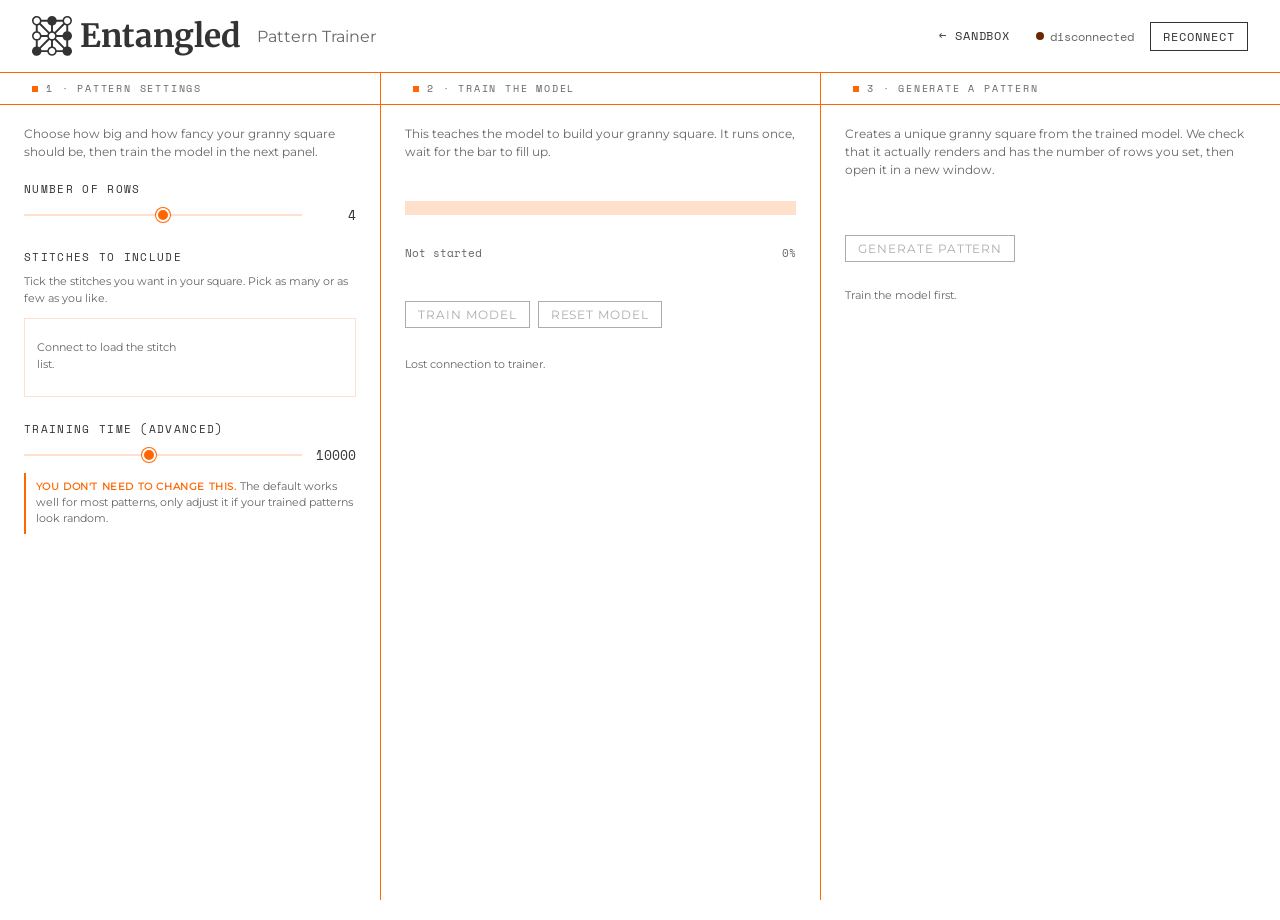
<file: src/train_simplified.html>
<!DOCTYPE html>
<html lang="en">

<head>
  <meta charset="utf-8">
  <title>Entangled — Easy Pattern Trainer</title>
  <meta name="viewport" content="width=device-width,initial-scale=1">
  <link rel="stylesheet" href="./style.css">
  <link rel="stylesheet" href="./train.css">
  <link rel="stylesheet" href="./train_simplified.css">
  <link rel="icon" type="image/svg+xml" href="./assets/fav_icon.svg">

</head>

<body>

  <header class="header">
    <div class="brand">
      <img class="brand__logo" src="./assets/logo.svg" alt="Crochet Sandbox logo">
      <h1 class="brand__title">Entangled</h1>
      <span class="brand__tag">Pattern Trainer</span>
    </div>
    <div class="controls">
      <a class="controls__link" href="./sandbox.html" title="Back to sandbox">← Sandbox</a>
      <span class="controls__status">
        <span class="controls__dot" id="status-dot"></span>
        <span id="status-text">connecting…</span>
      </span>
      <button class="controls__button" id="reconnect-btn" type="button"
              title="Reconnect to trainer">Reconnect</button>
    </div>
  </header>

  <input type="hidden" id="ws-url" value="ws://127.0.0.1:8765">

  <main class="trainer">

    <section class="trainer__pane">
      <div class="pane__header">
        <span class="pane__label"><span class="pane__marker"></span>1 · Pattern settings</span>
      </div>

      <div class="config">
        <p class="easy__intro">
          Choose how big and how fancy your granny square should be, then train
          the model in the next panel.
        </p>

        <div class="config__group">
          <label class="config__label" for="rows">Number of rows</label>
          <div class="config__row">
            <input class="config__range" type="range" id="rows" min="2" max="6" value="4" step="1">
            <output class="config__value" id="rows-val">4</output>
          </div>
        </div>

        <div class="config__group">
          <label class="config__label" for="stitch-menu">Stitches to include</label>
          <p class="config__advanced-note" style="margin-top:0">Tick the stitches you want in your square. Pick as many or as few as you like.</p>
          <div class="config__stitches" id="stitch-menu">
            <p class="config__advanced-note" id="stitch-empty">Connect to load the stitch list.</p>
          </div>
        </div>

        <div class="config__group">
          <label class="config__label" for="timesteps">Training time (advanced)</label>
          <div class="config__row">
            <input class="config__range" type="range" id="timesteps" min="2000" max="20000" value="10000" step="1000">
            <output class="config__value" id="timesteps-val">10000</output>
          </div>
          <span class="easy__locknote">
            <strong>You don't need to change this.</strong>
            The default works well for most patterns, only adjust it if your
            trained patterns look random.
          </span>
        </div>
      </div>
    </section>

    <section class="trainer__pane">
      <div class="pane__header">
        <span class="pane__label"><span class="pane__marker"></span>2 · Train the model</span>
      </div>

      <div class="progress">
        <p class="easy__intro">
          This teaches the model to build your granny square. It runs once,
          wait for the bar to fill up.
        </p>

        <div class="progress__bar easy__bar">
          <div class="progress__bar-fill" id="progress-fill"></div>
        </div>
        <div class="easy__bar-meta">
          <span id="progress-label">Not started</span>
          <span id="progress-pct">0%</span>
        </div>

        <div class="config__actions easy__actions">
          <button class="controls__button" id="train-btn" disabled>Train model</button>
          <button class="controls__button" id="reset-btn" disabled>Reset model</button>
        </div>
        <span class="easy__hint" id="train-hint">Connecting to trainer…</span>
      </div>
    </section>

    <section class="trainer__pane">
      <div class="pane__header">
        <span class="pane__label"><span class="pane__marker"></span>3 · Generate a pattern</span>
      </div>

      <div class="generate">
        <p class="easy__intro">
          Creates a unique granny square from the trained model. We check that
          it actually renders and has the number of rows you set, then open it
          in a new window.
        </p>

        <div class="generate__actions easy__actions">
          <button class="controls__button" id="generate-btn" disabled>Generate pattern</button>
        </div>
        <span class="easy__hint" id="generate-hint">Train the model first.</span>
      </div>
    </section>

  </main>

  <script src="./translator.js"></script>
  <script src="./trainer_simplified.js"></script>

</body>

</html>
</file>
<file: src/style.css>
/* ===========================================================================
   style.css — shared styles loaded by both index.html (sandbox) and
   train.html (trainer).

   Contains: design tokens, fonts, reset, and the blocks that appear on
   every page: .header, .brand, .controls, .splash, plus the pane-header
   scaffolding (.pane__header, .pane__marker, .pane__label, .pane__counter)
   that both pages reuse.

   Sandbox-only layout (workspace grid, editor textarea, translation pane,
   SVG canvas, error toast) lives in sandbox.css.
   Trainer-only layout lives in train.css.
   =========================================================================== */

@font-face {
  font-family: "Merriweather";
  font-style: normal;
  font-weight: 700;
  font-display: swap;
  src: url("./fonts/Merriweather.ttf") format("truetype");
}

@font-face {
  font-family: "Montserrat";
  font-style: normal;
  font-weight: 400;
  font-display: swap;
  src: url("./fonts/Montserrat.ttf") format("truetype");
}

@font-face {
  font-family: "Space Mono";
  font-style: normal;
  font-weight: 400;
  font-display: swap;
  src: url("./fonts/SpaceMono-Regular.ttf") format("truetype");
}


:root {
  --paper: #fff;
  --paper-edge: #ffe0cc;
  --ink: #333;
  --ink-soft: #666;
  --rule: #f60;
  --accent: #f60;
  --error: #662900;
  --status-ok: #f60;
}

* {
  box-sizing: border-box;
}

html,
body {
  margin: 0;
  height: 100%;
  background: var(--paper);
  color: var(--ink);
  font-family: "Montserrat", Georgia, serif;
  overflow: hidden;
}


/* ===========================================================================
   Block: header
   =========================================================================== */
.header {
  position: relative;
  z-index: 2;
  display: flex;
  align-items: baseline;
  justify-content: space-between;
  padding: 1rem 2rem;
  border-bottom: 1px solid var(--rule);
  background: var(--paper);
}

/* ===========================================================================
   Block: brand
   =========================================================================== */
.brand {
  display: flex;
  align-items: baseline;
  gap: 0.5rem;
}

.brand__title {
  margin: 0;
  font-family: "Merriweather", serif;
  font-weight: 700;
  font-size: 2rem;
}

.brand__logo {
  height: 2.5rem;
  display: block;
  align-self: center;
}

.brand__amp {
  color: var(--accent);
  font-style: italic;
  font-weight: 500;
}

.brand__tag {
  font-family: "Montserrat", sans-serif;
  font-size: 1rem;
  color: var(--ink-soft);
  padding-left: 0.5rem;
  align-self: center;
  /* text-transform: uppercase; */
  /* letter-spacing: 0.12em; */
}

/* ===========================================================================
   Block: controls
   =========================================================================== */
.controls {
  display: flex;
  align-items: center;
  gap: 16px;
  font-family: "Space Mono", monospace;
  font-size: 12px;
  color: var(--ink-soft);
  align-self: center;
}

.controls__button {
  font-family: inherit;
  font-size: 12px;
  background: transparent;
  color: var(--ink);
  border: 1px solid var(--ink);
  padding: 5px 12px;
  cursor: pointer;
  text-transform: uppercase;
  letter-spacing: 0.08em;
  transition:
    background 0.15s,
    color 0.15s;
}

.controls__button:hover {
  background: var(--ink);
  color: var(--paper);
}

.controls__link {
  font-family: inherit;
  font-size: 12px;
  color: var(--ink);
  text-decoration: none;
  text-transform: uppercase;
  letter-spacing: 0.08em;
  padding: 5px 10px;
  border-bottom: 1px solid transparent;
  transition: border-color 0.15s, color 0.15s;
}

.controls__link:hover {
  color: var(--accent);
  border-bottom-color: var(--accent);
}

.controls__status {
  display: inline-flex;
  align-items: center;
  gap: 6px;
  min-width: 90px;
}

.controls__dot {
  width: 8px;
  height: 8px;
  border-radius: 50%;
  background: var(--ink-soft);
  transition: background 0.2s;
}

.controls__dot--ok {
  background: var(--status-ok);
}

.controls__dot--err {
  background: var(--error);
}

.controls__dot--busy {
  background: var(--accent);
  animation: pulse 1s infinite;
}

@keyframes pulse {
  50% {
    opacity: 0.3;
  }
}

/* ===========================================================================
   Block: pane header (shared scaffolding)
   The pane container itself and its layout (split halves, etc.) live in the
   per-page stylesheet. These header rules are reused by both pages.
   =========================================================================== */
.pane__header {
  font-family: "Space Mono", monospace;
  font-size: 10px;
  text-transform: uppercase;
  letter-spacing: 0.18em;
  color: var(--ink-soft);
  padding: 0.5rem 2rem;
  border-bottom: 1px solid var(--rule);
  display: flex;
  justify-content: space-between;
  align-items: center;
}

.pane__marker {
  display: inline-block;
  width: 6px;
  height: 6px;
  background: var(--accent);
  margin-right: 8px;
  vertical-align: middle;
}

.pane__label {
  display: inline-flex;
  align-items: center;
}

.pane__counter {
  /* right-aligned count text in the pane header */
}

/* ===========================================================================
   Block: splash (loading screen)
   =========================================================================== */
.splash {
  position: fixed;
  inset: 0;
  background: var(--paper);
  z-index: 100;
  display: flex;
  align-items: center;
  justify-content: center;
  flex-direction: column;
  gap: 10px;
  font-family: "Space Mono", monospace;
  font-size: 12px;
  color: var(--ink-soft);
  text-transform: uppercase;
  letter-spacing: 0.18em;
  transition: opacity 0.4s;
}

.splash__spinner {
  width: 36px;
  height: 36px;
  border: 2px solid var(--ink);
  border-bottom-color: var(--accent);
  border-radius: 50%;
  animation: spin 0.9s linear infinite;
}

.splash__label {
  /* the "Casting on…" text */
}

@keyframes spin {
  to {
    transform: rotate(360deg);
  }
}

.splash--hidden {
  opacity: 0;
  pointer-events: none;
}


/* ===========================================================================
   Responsive header / nav bar (shared by both pages).

   Desktop keeps the roomy 1rem 2rem header. As the viewport narrows we let
   the controls wrap under the brand, tighten padding, and step the logo +
   title down so the nav never overflows or crowds on a phone.
   =========================================================================== */
@media (max-width: 860px) {
  .header {
    flex-wrap: wrap;
    align-items: center;
    gap: 0.5rem 1rem;
    padding: 0.85rem 1.25rem;
  }

  .brand {
    align-items: center;
  }

  .brand__logo {
    height: 2rem;            /* slightly smaller logo */
  }

  .brand__title {
    font-size: 1.6rem;
  }

  .controls {
    flex-wrap: wrap;
    gap: 10px 14px;
  }
}

@media (max-width: 600px) {
  .header {
    padding: 0.7rem 1rem;
  }

  .brand {
    gap: 0.4rem;
  }

  .brand__logo {
    height: 1.75rem;         /* smaller again on phones */
  }

  .brand__title {
    font-size: 1.4rem;
  }

  .brand__tag {
    font-size: 0.85rem;
    padding-left: 0.35rem;
  }

  .pane__header {
    padding: 0.5rem 1rem;
  }
}
</file>
<file: src/train.css>
/* ===========================================================================
   train.css — styles for the RL pattern trainer page.

   Reuses tokens from style.css (--paper, --ink, --accent, etc.) and the
   existing block names (.header, .brand, .controls, .pane__*, .editor) so
   the page feels like a sibling of the sandbox rather than a stranger.
   =========================================================================== */

/* WebSocket URL input in the header — small, monospace, unobtrusive. */
.controls__ws {
  display: inline-flex;
  align-items: center;
  gap: 6px;
  font-family: "Space Mono", monospace;
  font-size: 11px;
  color: var(--ink-soft);
}

.controls__ws-label {
  text-transform: uppercase;
  letter-spacing: 0.08em;
}

.controls__ws-input {
  font-family: "Space Mono", monospace;
  font-size: 11px;
  color: var(--ink);
  background: transparent;
  border: none;
  border-bottom: 1px solid var(--paper-edge);
  padding: 2px 4px;
  width: 160px;
  outline: none;
}

.controls__ws-input:focus {
  border-bottom-color: var(--accent);
}

/* The trainer layout is a three-pane grid (config | progress | generate),
   each pane scrolls independently. Below the workspace breakpoint the panes
   stack vertically. */
.trainer {
  position: relative;
  z-index: 1;
  display: grid;
  grid-template-columns: minmax(320px, 380px) minmax(420px, 1fr) minmax(360px, 460px);
  height: calc(100% - 53px);
}

.trainer__pane {
  position: relative;
  display: flex;
  flex-direction: column;
  min-width: 0;
  min-height: 0;
  overflow: hidden;
}

.trainer__pane + .trainer__pane {
  border-left: 1px solid var(--rule);
}

/* ===========================================================================
   Block: config (left pane content)
   =========================================================================== */
.config {
  padding: 1.25rem 1.5rem;
  overflow-y: auto;
  flex: 1;
  font-size: 13px;
}

.config__group {
  margin-bottom: 1.5rem;
}

.config__label {
  display: block;
  font-family: "Space Mono", monospace;
  font-size: 11px;
  text-transform: uppercase;
  letter-spacing: 0.12em;
  color: var(--ink);
  margin-bottom: 0.5rem;
}

.config__hint {
  display: block;
  font-family: "Montserrat", sans-serif;
  font-size: 11px;
  text-transform: none;
  letter-spacing: normal;
  color: var(--ink-soft);
  font-weight: normal;
  margin-top: 0.35rem;
  line-height: 1.45;
}

.config__row {
  display: flex;
  align-items: center;
  gap: 12px;
}

.config__range {
  flex: 1;
  -webkit-appearance: none;
  appearance: none;
  height: 2px;
  background: var(--paper-edge);
  outline: none;
  margin: 0;
}

.config__range::-webkit-slider-thumb {
  -webkit-appearance: none;
  appearance: none;
  width: 14px;
  height: 14px;
  border-radius: 50%;
  background: var(--accent);
  cursor: pointer;
  border: 2px solid var(--paper);
  box-shadow: 0 0 0 1px var(--accent);
}

.config__range::-moz-range-thumb {
  width: 14px;
  height: 14px;
  border-radius: 50%;
  background: var(--accent);
  cursor: pointer;
  border: 2px solid var(--paper);
  box-shadow: 0 0 0 1px var(--accent);
}

.config__value {
  font-family: "Space Mono", monospace;
  font-size: 13px;
  color: var(--ink);
  min-width: 3.2em;
  text-align: right;
}

.config__stitches {
  display: grid;
  grid-template-columns: 1fr 1fr;
  gap: 6px 12px;
  border: 1px solid var(--paper-edge);
  padding: 0.75rem;
}

.config__stitch {
  display: flex;
  align-items: center;
  gap: 7px;
  font-family: "Space Mono", monospace;
  font-size: 12px;
  color: var(--ink);
  cursor: pointer;
}

.config__stitch input {
  accent-color: var(--accent);
  cursor: pointer;
  margin: 0;
}

.config__stitch code {
  font-size: 10px;
  color: var(--ink-soft);
}

.config__select {
  width: 100%;
  font-family: "Space Mono", monospace;
  font-size: 12px;
  color: var(--ink);
  background: transparent;
  border: 1px solid var(--ink);
  padding: 6px 8px;
  cursor: pointer;
}

.config__advanced {
  border-top: 1px solid var(--paper-edge);
  padding-top: 1rem;
  margin-top: 0.5rem;
  margin-bottom: 1.25rem;
}

.config__advanced > summary {
  font-family: "Space Mono", monospace;
  font-size: 11px;
  text-transform: uppercase;
  letter-spacing: 0.12em;
  color: var(--ink-soft);
  cursor: pointer;
  padding: 4px 0;
  list-style: none;
}

.config__advanced > summary::before {
  content: "+ ";
  color: var(--accent);
}

.config__advanced[open] > summary::before {
  content: "− ";
}

.config__rewards {
  border: 1px solid var(--paper-edge);
  padding: 0.75rem;
  margin: 0.5rem 0 1rem;
}

.config__advanced-note {
  font-family: "Montserrat", sans-serif;
  font-size: 11px;
  line-height: 1.5;
  color: var(--ink-soft);
  margin: 0.5rem 0 0.75rem;
}

.config__rewards legend {
  font-family: "Space Mono", monospace;
  font-size: 10px;
  text-transform: uppercase;
  letter-spacing: 0.14em;
  color: var(--ink-soft);
  padding: 0 0.5rem;
}

.config__rewards-row {
  display: grid;
  grid-template-columns: 1fr 1fr;
  gap: 8px 12px;
}

.config__rewards-row label {
  display: flex;
  flex-direction: column;
  gap: 4px;
  font-family: "Space Mono", monospace;
  font-size: 10px;
  text-transform: uppercase;
  letter-spacing: 0.08em;
  color: var(--ink-soft);
}

.config__rewards-row input {
  font-family: "Space Mono", monospace;
  font-size: 12px;
  color: var(--ink);
  background: transparent;
  border: 1px solid var(--paper-edge);
  padding: 4px 6px;
  width: 100%;
}

.config__actions {
  display: flex;
  flex-wrap: wrap;
  gap: 8px;
  margin-top: 1rem;
}

.config__actions .controls__button:disabled {
  opacity: 0.4;
  cursor: not-allowed;
}

.config__actions .controls__button:disabled:hover {
  background: transparent;
  color: var(--ink);
}

/* ===========================================================================
   Block: progress (centre pane content)
   =========================================================================== */
.progress {
  padding: 1.25rem 1.5rem;
  overflow-y: auto;
  flex: 1;
  display: flex;
  flex-direction: column;
  gap: 1.25rem;
}

.progress__bar {
  width: 100%;
  height: 6px;
  background: var(--paper-edge);
  position: relative;
  overflow: hidden;
}

.progress__bar-fill {
  position: absolute;
  inset: 0 100% 0 0;
  background: var(--accent);
  transition: right 0.1s linear;
}

.progress__stats {
  display: grid;
  grid-template-columns: repeat(4, 1fr);
  gap: 1rem;
}

.progress__stat {
  border-left: 2px solid var(--paper-edge);
  padding: 0.25rem 0 0.25rem 0.75rem;
}

.progress__stat-label {
  display: block;
  font-family: "Space Mono", monospace;
  font-size: 10px;
  text-transform: uppercase;
  letter-spacing: 0.12em;
  color: var(--ink-soft);
  margin-bottom: 0.25rem;
}

.progress__stat-value {
  display: block;
  font-family: "Merriweather", serif;
  font-size: 1.25rem;
  font-weight: 700;
  color: var(--ink);
}

.progress__chart {
  border: 1px solid var(--paper-edge);
  padding: 0.5rem;
  background: var(--paper);
}

.progress__chart canvas {
  display: block;
  width: 100%;
  height: 180px;
}

.progress__best {
  border-top: 1px solid var(--paper-edge);
  padding-top: 1rem;
  display: flex;
  flex-direction: column;
  gap: 0.5rem;
}

.progress__best-header {
  font-family: "Space Mono", monospace;
  font-size: 10px;
  text-transform: uppercase;
  letter-spacing: 0.14em;
  color: var(--ink-soft);
}

.progress__best-text {
  font-family: "Space Mono", monospace;
  font-size: 12px;
  line-height: 1.55;
  color: var(--ink);
  background: var(--paper);
  border: 1px dashed var(--paper-edge);
  padding: 0.75rem 1rem;
  margin: 0;
  max-height: 200px;
  overflow: auto;
  white-space: pre-wrap;
  word-break: break-all;
}

.progress__best-actions {
  display: flex;
  gap: 8px;
}

/* ===========================================================================
   Block: generate (right pane content)
   =========================================================================== */
.generate {
  padding: 1.25rem 1.5rem;
  overflow-y: auto;
  flex: 1;
  display: flex;
  flex-direction: column;
  gap: 1rem;
}

.generate__label {
  font-family: "Space Mono", monospace;
  font-size: 11px;
  text-transform: uppercase;
  letter-spacing: 0.12em;
  color: var(--ink);
}

.generate__editor {
  flex: 0 0 200px;
  padding: 0.75rem 1rem;
  border: 1px solid var(--paper-edge);
  background: var(--paper);
  font-size: 12px;
  line-height: 1.55;
}

.generate__actions {
  display: flex;
  align-items: center;
  gap: 12px;
  flex-wrap: wrap;
}

.generate__hint {
  font-family: "Space Mono", monospace;
  font-size: 11px;
  color: var(--ink-soft);
}

.generate__output {
  border-top: 1px solid var(--paper-edge);
  padding-top: 1rem;
  display: flex;
  flex-direction: column;
  gap: 0.5rem;
  flex: 1;
  min-height: 0;
}

.generate__output-header {
  font-family: "Space Mono", monospace;
  font-size: 10px;
  text-transform: uppercase;
  letter-spacing: 0.14em;
  color: var(--ink-soft);
}

.generate__output-text {
  font-family: "Space Mono", monospace;
  font-size: 12px;
  line-height: 1.55;
  color: var(--ink);
  background: var(--paper);
  border: 1px dashed var(--paper-edge);
  padding: 0.75rem 1rem;
  margin: 0;
  flex: 1;
  min-height: 100px;
  overflow: auto;
  white-space: pre-wrap;
  word-break: break-all;
}

.generate__output-actions {
  display: flex;
  gap: 8px;
}

.controls__button:disabled {
  opacity: 0.4;
  cursor: not-allowed;
}

.controls__button:disabled:hover {
  background: transparent;
  color: var(--ink);
}

/* ===========================================================================
   Responsive: stack panes below ~1100px
   =========================================================================== */
@media (max-width: 1100px) {
  .trainer {
    grid-template-columns: 1fr;
    grid-template-rows: auto auto auto;
    height: auto;
    min-height: calc(100% - 53px);
  }

  .trainer__pane + .trainer__pane {
    border-left: none;
    border-top: 1px solid var(--rule);
  }

  .progress__stats {
    grid-template-columns: repeat(2, 1fr);
  }

  body {
    overflow: auto;
  }
}

/* ===========================================================================
   Responsive: phone tightening (below ~600px).

   The 1100px rule above already stacks the three panes vertically in their
   natural order (1 settings · 2 train · 3 generate), which is the order we
   want top-to-bottom. This block just trims padding and lets the header
   wrap so nothing overflows on a narrow phone.
   =========================================================================== */
@media (max-width: 600px) {
  .header {
    flex-wrap: wrap;
    gap: 0.5rem;
    padding: 0.75rem 1rem;
  }

  .controls {
    flex-wrap: wrap;
    gap: 10px;
  }

  .pane__header {
    padding: 0.5rem 1rem;
  }

  .config,
  .progress,
  .generate {
    padding: 1rem 1rem;
  }

  .brand__title {
    font-size: 1.5rem;
  }
}
</file>
<file: src/train_simplified.css>
.easy__locknote {
  display: block;
  margin-top: 0.5rem;
  font-family: "Montserrat", sans-serif;
  font-size: 11px;
  line-height: 1.45;
  color: var(--ink-soft);
  border-left: 2px solid var(--accent);
  padding: 0.4rem 0 0.4rem 0.6rem;
}
.easy__locknote strong {
  color: var(--accent);
  text-transform: uppercase;
  letter-spacing: 0.06em;
  font-size: 10px;
}

/* Bigger progress bar than the advanced page's 6px — it's the focus here. */
.easy__bar {
  height: 14px;
  margin-bottom: 0.6rem;
}

.easy__bar-meta {
  display: flex;
  justify-content: space-between;
  font-family: "Space Mono", monospace;
  font-size: 11px;
  color: var(--ink-soft);
}

.easy__hint {
  display: block;
  font-family: "Montserrat", sans-serif;
  font-size: 11px;
  line-height: 1.45;
  color: var(--ink-soft);
  margin-top: 0.6rem;
}
.easy__hint--err {
  color: var(--error);
}
.easy__hint--ok {
  color: var(--accent);
}

.easy__actions {
  margin-top: 1.25rem;
}
.easy__intro {
  font-family: "Montserrat", sans-serif;
  font-size: 12px;
  line-height: 1.5;
  color: var(--ink-soft);
  margin: 0 0 1.25rem;
}
</file>
